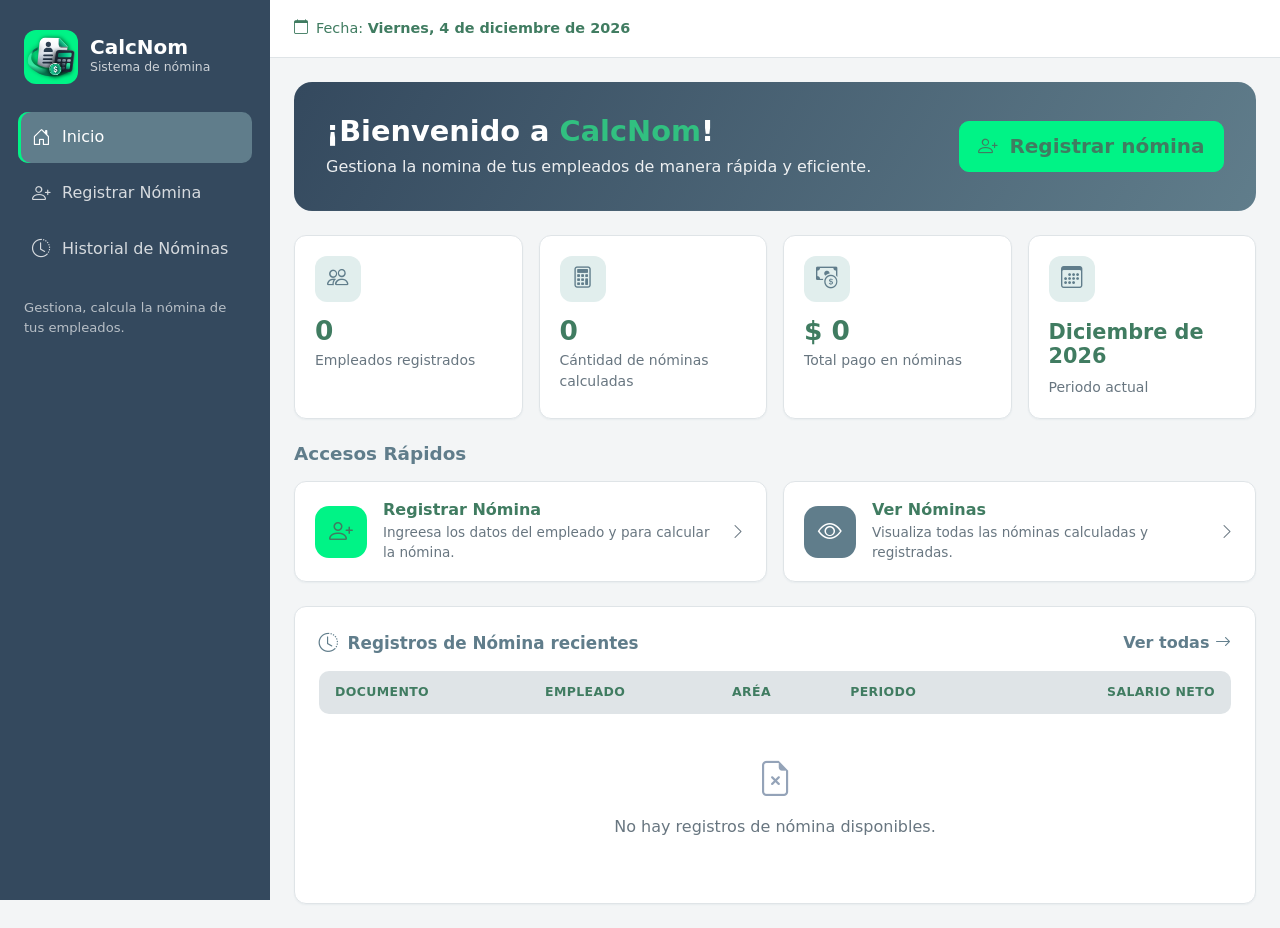
<file: index.html>
<!DOCTYPE html>
<html lang="es">
<head>
    <meta charset="UTF-8">
    <meta name="viewport" content="width=device-width, initial-scale=1.0">
    <title>CalcNom | Home</title>
    <link rel="icon" href="assets/imagenes/identidad/icon.svg">
    <link rel="stylesheet" href="https://cdn.jsdelivr.net/npm/bootstrap@5.3.3/dist/css/bootstrap.min.css">
    <link rel="stylesheet" href="https://cdn.jsdelivr.net/npm/bootstrap-icons@1.13.2/font/bootstrap-icons.css">
    <link rel="stylesheet" href="css/style.css">
    
</head>
<body>
    <div class="app d-lg-flex">

        <!-- MENU LATERAL -->
        <div class="sidebar-col">
            <aside class="sidebar offcanvas-lg offcanvas-start" tabindex="-1" id="menuLateral" aria-label="Menú de navegación">
                <div class="offcanvas-header d-lg-none">
                    <button type="button" class="btn-close btn-close-white ms-auto" data-bs-dismiss="offcanvas" data-bs-target="#menuLateral" aria-label="Cerrar menú"></button>
                </div>
                <div class="offcanvas-body">
                    <div class="sidebar-inner">
                        <a class="brand" href="index.html">
                            <span class="brand-mark">
                                <img src="assets/imagenes/identidad/icon.svg" alt="Logo CalcNom">
                            </span>
                            <span>
                                <span class="brand-name">CalcNom</span>
                                <span class="brand-sub">Sistema de nómina</span>
                            </span>
                        </a>

                        <nav aria-label="Principal">
                            <ul class="nav flex-column gap-1">
                                <li class="nav-item">
                                    <a href="index.html" class="nav-link active"><i class="bi bi-house-door"></i> Inicio</a>
                                </li>
                                <li class="nav-item">
                                    <a href="pages/registroNomina.html" class="nav-link"><i class="bi bi-person-plus"></i> Registrar Nómina</a>
                                </li>
                                <li class="nav-item">
                                    <a href="pages/historialNomina.html" class="nav-link"><i class="bi bi-clock-history"></i> Historial de Nóminas</a>
                                </li>
                            </ul>
                        </nav>

                        <p class="sidebar-slogan">Gestiona, calcula la nómina de tus empleados.</p>
                    </div>
                </div>
            </aside>
        </div>

        <!-- CONTENIDO -->
        <div class="content-col flex-grow-1">
            <header class="topbar d-flex align-items-center justify-content-between px-3 px-lg-4">
                <button class="btn btn-outline-primary btn-icon d-lg-none" type="button" data-bs-toggle="offcanvas" data-bs-target="#menuLateral" aria-controls="menuLateral" aria-label="Abrir menú">
                    <i class="bi bi-list fs-4"></i>
                </button>
                <div class="d-flex align-items-center gap-2">
                    <i class="bi bi-calendar"></i>
                    <span>
                        <span class="d-none d-sm-inline">Fecha: </span>
                        <span class="fecha-actual" id="fecha-actual"></span>
                    </span>
                </div>
            </header>
            <main class="container-xl px-3 px-lg-4 py-4">
                <section class="hero mb-4">
                    <div class="d-flex flex-column flex-md-row align-items-md-center justify-content-between gap-3">
                        <div>
                            <h1>¡Bienvenido a <span class = "nameSoftware">CalcNom</span>!</h1>
                            <p>Gestiona la nomina de tus empleados de manera rápida y eficiente.</p>
                        </div>
                        <a href="pages/registroNomina.html" class="btn btn-accent btn-lg flex-shrink-0">
                            <i class="bi bi-person-plus me-1"></i> Registrar nómina
                        </a>
                    </div>
                </section>

                <section class="mb-4" aria-label="Indicadores">
                    <div class="row g-3">
                        <div class="col-6 col-xl-3">
                            <div class = "card card-data">
                                <div class="stat-icon">
                                    <i class="bi bi-people"></i>
                                </div>
                                <p class="stat-value count-registros">0</p>
                                <p class="stat-label">Empleados registrados</p>
                            </div>
                        </div>
                        <div class="col-6 col-xl-3">
                            <div class = "card card-data">
                                <div class="stat-icon">
                                    <i class="bi bi-calculator"></i>
                                </div>
                                <p class="stat-value count-n-nominas">0</p>
                                <p class="stat-label">Cántidad de nóminas calculadas</p>
                            </div>
                        </div>
                        <div class="col-6 col-xl-3">
                            <div class = "card card-data">
                                <div class="stat-icon">
                                    <i class="bi bi-cash-coin"></i>
                                </div>
                                <p class="stat-value">$ <span class="count-total-nominas">0</span></p>
                                <p class="stat-label">Total pago en nóminas</p>
                            </div>
                        </div>
                        <div class="col-6 col-xl-3">
                            <div class = "card card-data">
                                <div class="stat-icon">
                                    <i class="bi bi-calendar3"></i>
                                </div>
                                <p class="stat-value count-mes"></p>
                                <p class="stat-label">Periodo actual</p>
                            </div>
                        </div>
                    </div>
                </section>

                <section class="mb-4">
                    <h2 class="section-title">Accesos Rápidos</h2>
                    <div class="row g-3">
                        <div class="col-md-6">
                            <a href="pages/registroNomina.html" class="card quick">
                                <span class="quick-icon coral">
                                    <i class="bi bi-person-plus"></i>
                                </span>
                                <div>
                                    <h3>Registrar Nómina</h3>
                                    <p>Ingreesa los datos del empleado y para calcular la nómina.</p>
                                </div>
                                <i class="bi bi-chevron-right"></i>
                            </a>
                        </div>
                        <div class="col-md-6">
                            <a href="pages/historialNomina.html" class="card quick">
                                <span class="quick-icon teal">
                                    <i class="bi bi-eye"></i>
                                </span>
                                <div>
                                    <h3>Ver Nóminas</h3>
                                    <p>Visualiza todas las nóminas calculadas y registradas.</p>
                                </div>
                                <i class="bi bi-chevron-right"></i>
                            </a>
                        </div>
                    </div>
                </section>

                <section class="card">
                    <div class="card-body p-4">
                        <div class="d-flex align-items-center justify-content-between mb-3">
                            <h2 class="card-heading mb-0"><i class="bi bi-clock-history"></i> Registros de Nómina recientes</h2>
                            <a href="pages/historialNomina.html" class="fw-semibold text-decoration-none">Ver todas <i class="bi bi-arrow-right"></i></a>
                        </div>

                        <div class="table-responsive">
                            <table class="table">
                                <thead>
                                    <tr>
                                        <th>Documento</th>
                                        <th>Empleado</th>
                                        <th>Aréa</th>
                                        <th>Periodo</th>
                                        <th class="text-end">Salario Neto</th>
                                    </tr>
                                </thead>
                                <tbody class="tabla-recientes"></tbody>
                            </table>
                        </div>
                        <div class="empty">
                            <i class="bi bi-file-earmark-x"></i>
                                <p>No hay registros de nómina disponibles.</p>
                        </div>
                    </div>
                </section>
            </main>
        </div>
    </div>
    <script src="https://cdn.jsdelivr.net/npm/bootstrap@5.3.3/dist/js/bootstrap.bundle.min.js"></script>
    <script src="js/historialNomina.js"></script>
    <script src="index.js"></script>
</body>
</html>
</file>
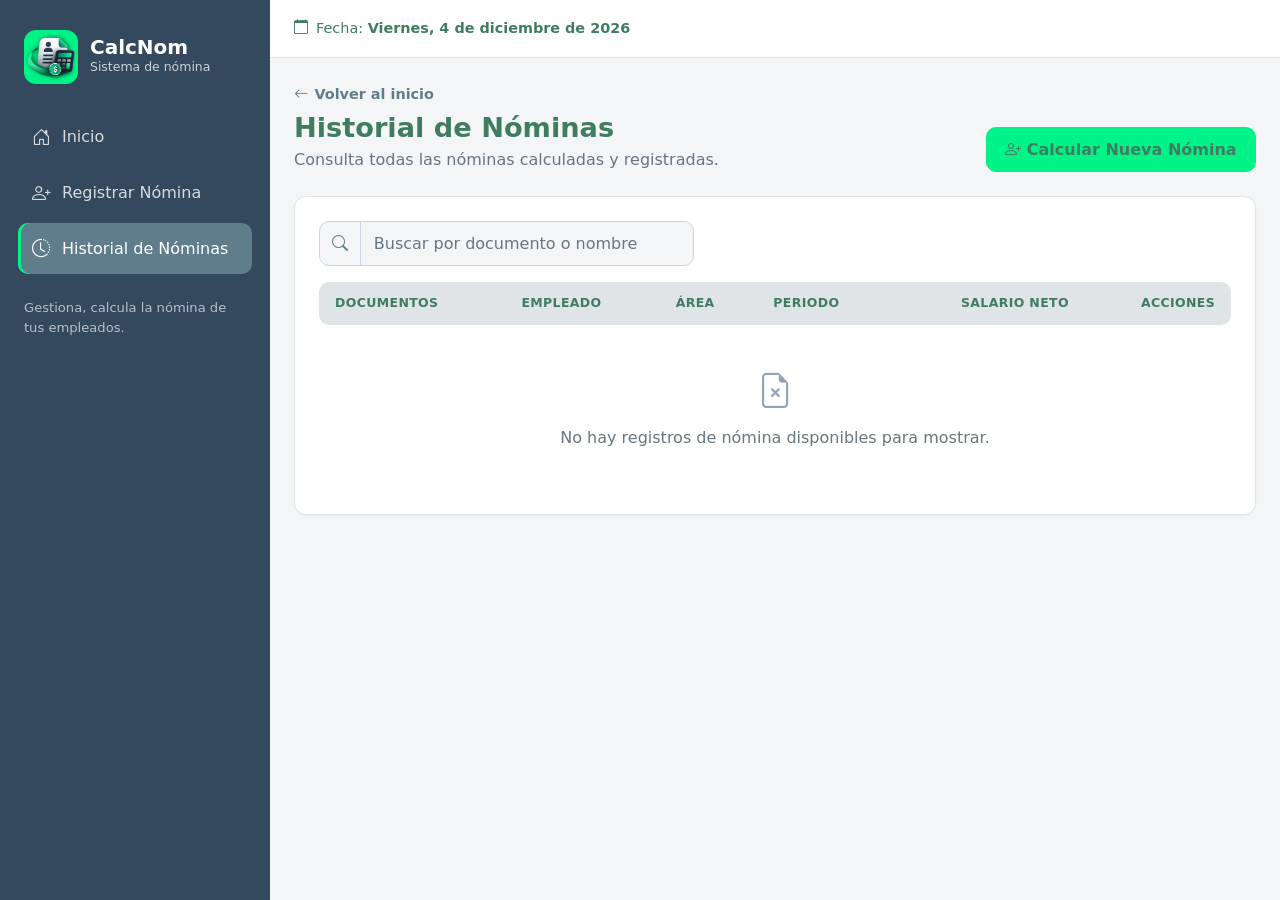
<file: pages/historialNomina.html>
<!DOCTYPE html>
<html lang="es">
<head>
    <meta charset="UTF-8">
    <meta name="viewport" content="width=device-width, initial-scale=1.0">
    <title>CalcNom | Historial de Nóminas</title>
    <link rel="icon" href="../assets/imagenes/identidad/icon.svg">
    <link rel="icon" href="assets/imagenes/identidad/icon.svg">
    <link rel="stylesheet" href="https://cdn.jsdelivr.net/npm/bootstrap@5.3.3/dist/css/bootstrap.min.css">
    <link rel="stylesheet" href="https://cdn.jsdelivr.net/npm/bootstrap-icons@1.13.2/font/bootstrap-icons.css">
    <link rel="stylesheet" href="../css/style.css">
</head>
<body>
    <div class="app d-lg-flex">

        <!-- MENU LATERAL -->
        <div class="sidebar-col">
            <aside class="sidebar offcanvas-lg offcanvas-start" tabindex="-1" id="menuLateral" aria-label="Menú de navegación">
                <div class="offcanvas-header d-lg-none">
                    <button type="button" class="btn-close btn-close-white ms-auto" data-bs-dismiss="offcanvas" data-bs-target="#menuLateral" aria-label="Cerrar menú"></button>
                </div>
                <div class="offcanvas-body">
                    <div class="sidebar-inner">
                        <a class="brand" href="../index.html">
                            <span class="brand-mark">
                                <img src="../assets/imagenes/identidad/icon.svg" alt="Logo CalcNom">
                            </span>
                            <span>
                                <span class="brand-name">CalcNom</span>
                                <span class="brand-sub">Sistema de nómina</span>
                            </span>
                        </a>

                        <nav aria-label="Principal">
                            <ul class="nav flex-column gap-1">
                                <li class="nav-item">
                                    <a href="../index.html" class="nav-link"><i class="bi bi-house-door"></i> Inicio</a>
                                </li>
                                <li class="nav-item">
                                    <a href="registroNomina.html" class="nav-link"><i class="bi bi-person-plus"></i> Registrar Nómina</a>
                                </li>
                                <li class="nav-item">
                                    <a href="historialNomina.html" class="nav-link active"><i class="bi bi-clock-history"></i> Historial de Nóminas</a>
                                </li>
                            </ul>
                        </nav>

                        <p class="sidebar-slogan">Gestiona, calcula la nómina de tus empleados.</p>
                    </div>
                </div>
            </aside>
        </div>

        <!-- CONTENIDO -->
        <div class="content-col flex-grow-1">
            <header class="topbar d-flex align-items-center justify-content-between px-3 px-lg-4">
                <button class="btn btn-outline-primary btn-icon d-lg-none" type="button" data-bs-toggle="offcanvas" data-bs-target="#menuLateral" aria-controls="menuLateral" aria-label="Abrir menú">
                    <i class="bi bi-list fs-4"></i>
                </button>
                <div class="d-flex align-items-center gap-2">
                    <i class="bi bi-calendar"></i>
                    <span>
                        <span class="d-none d-sm-inline">Fecha: </span>
                        <span class="fecha-actual" id="fecha-actual"></span>
                    </span>
                </div>
            </header>
            <main class="container-xl px-3 px-lg-4 py-4">
                <div class="mb-4">
                    <a href="../index.html" class="back-link">
                        <i class="bi bi-arrow-left"></i> Volver al inicio
                    </a>
                    <div class="d-flex flex-column flex-sm-row align-items-sm-end justify-content-between gap-3">
                        <div>
                            <h1 class="page-title">Historial de Nóminas</h1>
                            <p class="text-body-secondary mb-0">Consulta todas las nóminas calculadas y registradas.</p>
                        </div>
                        <a href="registroNomina.html" class="btn btn-accent"><i class="bi bi-person-plus"></i> Calcular Nueva Nómina</a>
                    </div>
                </div>

                <section class="card">
                    <div class="card-body p-4">
                        <div class="row g-2 mb-3">
                            <div class="col-md-6 col-lg-5">
                                <div class="input-group">
                                    <span class="input-group-text"><i class="bi bi-search"></i></span>
                                    <input type="search" class="form-control" id="buscar-nomina" placeholder="Buscar por documento o nombre" aria-label="Buscar nómina por normbre o documento">
                                </div>
                            </div>
                        </div>

                        <div class="table-responsive">
                            <table class="table table-hover">
                                <thead>
                                    <tr>
                                        <th>Documentos</th>
                                        <th>Empleado</th>
                                        <th>Área</th>
                                        <th>Periodo</th>
                                        <th class="text-end">Salario neto</th>
                                        <th class="text-end">Acciones</th>
                                    </tr>
                                </thead>
                                <tbody id="tabla-historial"></tbody>
                            </table>
                        </div>
                        <div class="empty d-none" id="mensaje-vacio">
                            <i class="bi bi-file-earmark-x"></i>
                            <p>No hay registros de nómina disponibles.</p>
                        </div>
                    </div>
                </section>
            </main>
        </div>
    </div>

    <script src="https://cdn.jsdelivr.net/npm/bootstrap@5.3.3/dist/js/bootstrap.bundle.min.js"></script>
    <script src="../js/historialNomina.js"></script>
    <script src="../js/historialPagina.js"></script>
    <script src="../index.js"></script>
</body>
</html>
</file>
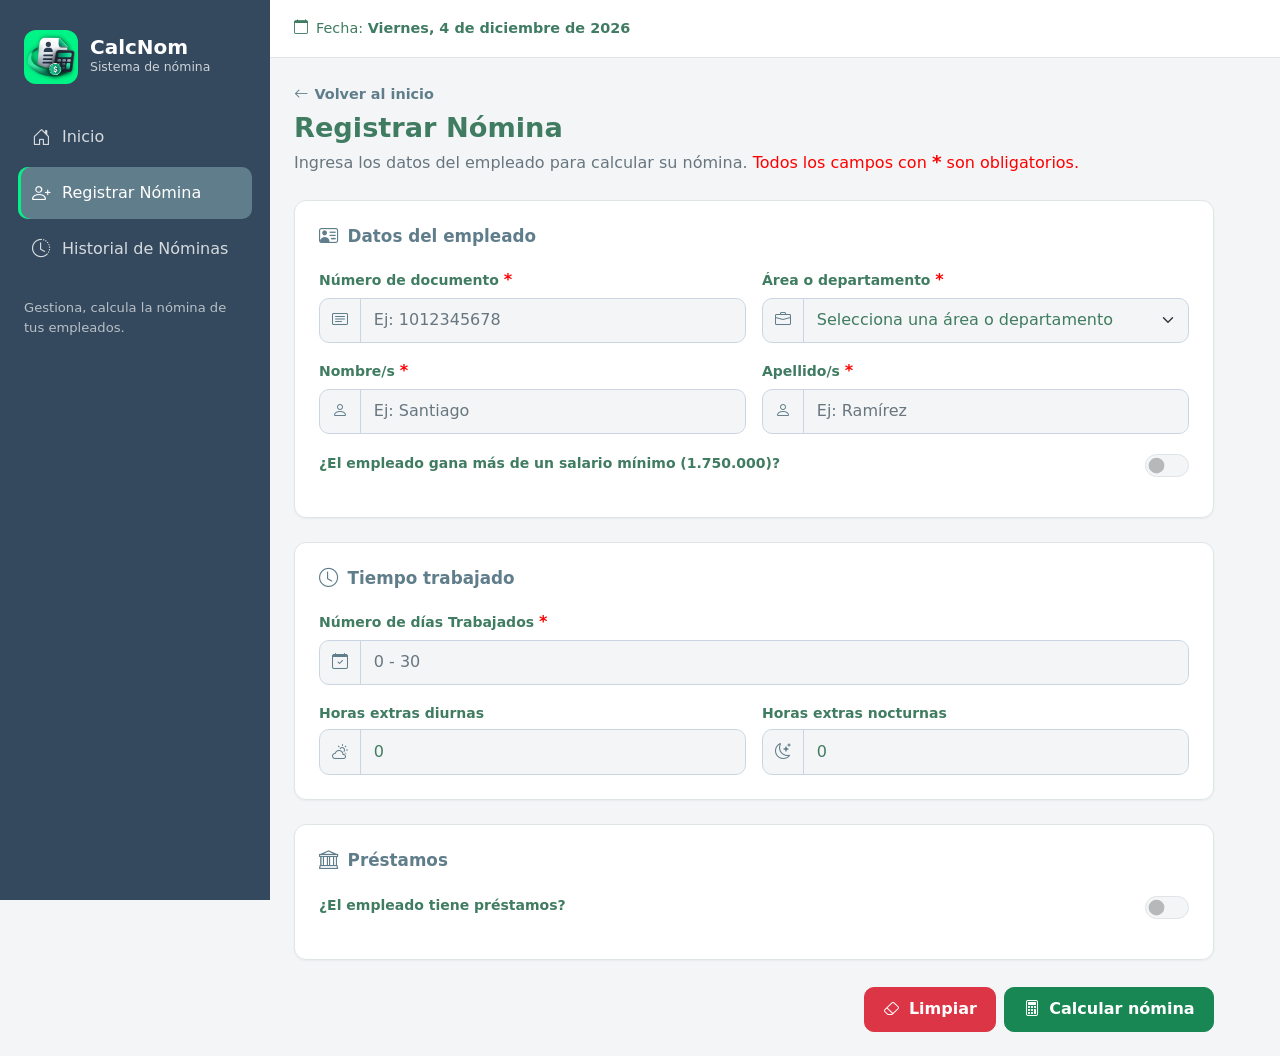
<file: pages/registroNomina.html>
<!DOCTYPE html>
<html lang="es">
<head>
    <meta charset="UTF-8">
    <meta name="viewport" content="width=device-width, initial-scale=1.0">
    <title>CalcNom | Registrar Nómina</title>
    <link rel="icon" href="../assets/imagenes/identidad/icon.svg">
    <link rel="stylesheet" href="https://cdn.jsdelivr.net/npm/bootstrap@5.3.3/dist/css/bootstrap.min.css">
    <link rel="stylesheet" href="https://cdn.jsdelivr.net/npm/bootstrap-icons@1.13.2/font/bootstrap-icons.css">
    <link rel="stylesheet" href="../css/style.css">
</head>
<body>
    <div class="app d-lg-flex">

        <!-- MENU LATERAL -->
        <div class="sidebar-col">
            <aside class="sidebar offcanvas-lg offcanvas-start" tabindex="-1" id="menuLateral" aria-label="Menú de navegación">
                <div class="offcanvas-header d-lg-none">
                    <button type="button" class="btn-close btn-close-white ms-auto" data-bs-dismiss="offcanvas" data-bs-target="#menuLateral" aria-label="Cerrar menú"></button>
                </div>
                <div class="offcanvas-body">
                    <div class="sidebar-inner">
                        <a class="brand" href="../index.html">
                            <span class="brand-mark">
                                <img src="../assets/imagenes/identidad/icon.svg" alt="Logo CalcNom">
                            </span>
                            <span>
                                <span class="brand-name">CalcNom</span>
                                <span class="brand-sub">Sistema de nómina</span>
                            </span>
                        </a>

                        <nav aria-label="Principal">
                            <ul class="nav flex-column gap-1">
                                <li class="nav-item">
                                    <a href="../index.html" class="nav-link"><i class="bi bi-house-door"></i> Inicio</a>
                                </li>
                                <li class="nav-item">
                                    <a href="registroNomina.html" class="nav-link active"><i class="bi bi-person-plus"></i> Registrar Nómina</a>
                                </li>
                                <li class="nav-item">
                                    <a href="historialNomina.html" class="nav-link"><i class="bi bi-clock-history"></i> Historial de Nóminas</a>
                                </li>
                            </ul>
                        </nav>

                        <p class="sidebar-slogan">Gestiona, calcula la nómina de tus empleados.</p>
                    </div>
                </div>
            </aside>
        </div>

        <!-- CONTENIDO -->
        <div class="content-col flex-grow-1">
            <header class="topbar d-flex align-items-center justify-content-between px-3 px-lg-4">
                <button class="btn btn-outline-primary btn-icon d-lg-none" type="button" data-bs-toggle="offcanvas" data-bs-target="#menuLateral" aria-controls="menuLateral" aria-label="Abrir menú">
                    <i class="bi bi-list fs-4"></i>
                </button>
                <div class="d-flex align-items-center gap-2">
                    <i class="bi bi-calendar"></i>
                    <span>
                        <span class="d-none d-sm-inline">Fecha: </span>
                        <span class="fecha-actual" id="fecha-actual"></span>
                    </span>
                </div>
            </header>
            <main class="container-xl px-3 px-lg-4 py-4">
                <div class="mb-4">
                    <a href="../index.html" class="back-link"><i class="bi bi-arrow-left"></i> Volver al inicio</a>
                    <h1 class="page-title">Registrar Nómina</h1>
                    <div class="d-block">
                        <p class="text-body-secondary mb-0 d-inline">Ingresa los datos del empleado para calcular su nómina.</p>
                        <p class="indicador-obligatorio d-inline">Todos los campos con <span class="indicador-obligatorio">*</span> son obligatorios.</p>
                    </div>
                </div>

                <form id="form-nomina" style="max-width: 920px;">

                    <!-- DATOS GENERALES DEL EMPLEADO -->
                    <section class="card mb-4">
                        <div class="card-body p-4">
                            <h2 class="card-heading"><i class="bi bi-person-vcard"></i> Datos del empleado</h2>
                            <div class="row g-3">
                                <div class="col-md-6 campo">
                                    <label for="documento" class="form-label">Número de documento <span class="indicador-obligatorio">*</span></label>
                                    <div class="input-group">
                                        <label class="input-group-text" for="documento"><i class="bi bi-card-text"></i></label>
                                        <input type="text" class="form-control" name="documento" id="documento" placeholder="Ej: 1012345678" inputmode="numeric" required>
                                    </div>
                                </div>
                                <div class="col-md-6 campo">
                                    <label for="area" class="form-label">Área o departamento <span class="indicador-obligatorio">*</span></label>
                                    <div class="input-group">
                                        <label class="input-group-text" for="area"><i class="bi bi-briefcase"></i></label>
                                        <select class="form-select" name="area" id="area" required>
                                            <option value="" disabled selected>Selecciona una área o departamento</option>
                                            <optgroup label="Área de Producto y Tecnología" class="form-label">
                                                <option class="" value="Desarrollo de Software / Ingeniería">Desarrollo de Software / Ingeniería</option>
                                                <option value="Control de calidad (QA / Testing)">Control de calidad (QA / Testing) </option>
                                                <option value="Gestión de Producto (Product Management)">Gestión de Producto (Product Management)</option>
                                                <option value="Soporte Técnico / Operaciones (DevOps)">Soporte Técnico / Operaciones (DevOps)</option>
                                            </optgroup>
                                            <optgroup label="Área Comercial y de Crecimiento" class="form-label">
                                                <option class="" value="Ventas / Comercial">Ventas / Comercial</option>
                                                <option value="Preventa e Ingeniería de Soluciones">Preventa e Ingeniería de Soluciones</option>
                                                <option value="Marketing y Crecimiento (Growth)">Marketing y Crecimiento (Growth)</option>
                                                <option value="Éxito del Cliente (Customer Success)">Éxito del Cliente (Customer Success)</option>
                                            </optgroup>
                                            <optgroup label="Área Corporativa y de Soporte" class="form-label">
                                                <option class="" value="Recursos Humanos (Talento)">Recursos Humanos (Talento)</option>
                                                <option value="Finanzas y Contabilidad">Finanzas y Contabilidad</option>
                                                <option value="Legal / Cumplimiento">Legal / Cumplimiento</option>
                                            </optgroup>
                                        </select>
                                    </div>
                                </div>
                                <div class="col-md-6 campo">
                                    <label for="nombre" class="form-label">Nombre/s <span class="indicador-obligatorio">*</span></label>
                                    <div class="input-group">
                                        <label class="input-group-text" for="nombre"><i class="bi bi-person"></i></label>
                                        <input type="text" class="form-control" name="nombre" id="nombre" placeholder="Ej: Santiago" required>
                                    </div>
                                </div>
                                <div class="col-md-6 campo">
                                    <label for="apellido" class="form-label">Apellido/s <span class="indicador-obligatorio">*</span></label>
                                    <div class="input-group">
                                        <label class="input-group-text" for="apellido"><i class="bi bi-person"></i></label>
                                        <input type="text" class="form-control" name="apellido" id="apellido" placeholder="Ej: Ramírez" required>
                                    </div>
                                </div>
                                <div class="d-flex align-items-center justify-content-between mb-3 col-md-12">
                                    <label for="mas-un-salario" class="form-label mb-0">¿El empleado gana más de un salario mínimo (1.750.000)?</label>
                                    <div class="form-check form-switch m-0">
                                        <input type="checkbox" class="form-check-input" role="switch" id="mas-un-salario" name="masUnSalario" value="si">
                                    </div>
                                </div>
                                <div class="col-md-12 campo d-none" id="contenedor-salarioBase">
                                    <label for="salarioBasico" class="form-label">Salario básico mensual (COP) <span class="indicador-obligatorio">*</span></label>
                                    <div class="input-group">
                                        <label class="input-group-text" for="salarioBasico"><i class="bi bi-currency-dollar"></i></label>
                                        <input type="text" class="form-control" name="salarioBasico" id="salarioBasico" inputmode="decimal" autocomplete="off" data-money data-min="1750000" placeholder="Ej: 1.750.905" required>
                                    </div>
                                    <div class="form-text">Salario base que recibe el empleado mensualmente.</div>
                                </div>
                            </div>
                        </div>
                    </section>

                    <!-- DATOS DE TIEMPO TRABAJADO POR EL EMPLEADO -->
                    <section class="card mb-4">
                        <div class="card-body p-4">
                            <h2 class="card-heading">
                                <i class="bi bi-clock"></i> Tiempo trabajado
                            </h2>
                            <div class="row g-3">
                                <div class="col-12 campo">
                                    <label for="dias" class="form-label">Número de días Trabajados <span class="indicador-obligatorio">*</span></label>
                                    <div class="input-group">
                                        <label class="input-group-text" for="dias"><i class="bi bi-calendar-check"></i></label>
                                        <input type="number" class="form-control" name="dias" id="dias" inputmode="numeric" min="0" max="30" placeholder="0 - 30" required>
                                    </div>
                                </div>
                                <div class="col-md-6 campo">
                                    <label for="hed" class="form-label">Horas extras diurnas</label>
                                    <div class="input-group">
                                        <label class="input-group-text" for="hed"><i class="bi bi-cloud-sun"></i></label>
                                        <input type="number" class="form-control" name="hed" id="hed" inputmode="numeric" min="0" step="0.5" placeholder="0" value="0">
                                    </div>
                                </div>
                                <div class="col-md-6 campo">
                                    <label for="hen" class="form-label">Horas extras nocturnas</label>
                                    <div class="input-group">
                                        <label class="input-group-text" for="hen"><i class="bi bi-moon-stars"></i></label>
                                        <input type="number" class="form-control" name="hen" id="hen" inputmode="numeric" min="0" step="0.5" placeholder="0" value="0">
                                    </div>
                                </div>
                            </div>
                        </div>
                    </section>

                    <!-- DATOS INGRESOS ADICIONALES DEL EMPLEADO -->
                    <section class="card mb-4 d-none" id="seccion-comision">
                        <div class="card-body p-4">
                            <h2 class="card-heading"><i class="bi bi-graph-up-arrow"></i> Ingresos adicionales</h2>
                            <div class="row g-3">
                                <div class="col-12 campo">
                                    <label for="comision" class="form-label">Comisión por ventas</label>
                                    <div class="input-group">
                                        <label class="input-group-text" for="comision">
                                            <i class="bi bi-currency-dollar"></i>
                                        </label>
                                        <input type="text" class="form-control" id="comision" name="comision" inputmode="decimal" autocomplete="off" data-money placeholder="0">
                                    </div>
                                </div>
                            </div>
                        </div>
                    </section>

                    <!-- DATOS PRÉSTAMOS DEL EMPLEADO -->
                    <section class="card mb-4">
                        <div class="card-body p-4">
                            <h2 class="card-heading">
                                <i class="bi bi-bank"></i> Préstamos
                            </h2>
                            <div class="d-flex align-items-center justify-content-between mb-3">
                                <label for="tiene-prestamo" class="form-label mb-0">¿El empleado tiene préstamos?</label>
                                <div class="form-check form-switch m-0">
                                    <input class="form-check-input" type="checkbox" role="switch" id="tiene-prestamo" name="tienePrestamo" value="si">
                                </div>
                            </div>
                            <div class="row g-3" id="prestamos-container" style="display: none;">
                                <div class="col-md-6 campo">
                                    <label for="montoPrestamo" class="form-label">Monto del préstamo <span class="indicador-obligatorio">*</span></label>
                                    <div class="input-group">
                                        <label class="input-group-text" for="montoPrestamo">
                                            <i class="bi bi-currency-dollar"></i>
                                        </label>
                                        <input type="text" class="form-control" id="montoPrestamo" name="montoPrestamo" inputmode="decimal" autocomplete="off" data-money data-min="1" placeholder="0">
                                    </div>
                                </div>
                                <div class="col-md-6 campo">
                                    <label for="cuotas" class="form-label">Número de cuotas <span class="indicador-obligatorio">*</span></label>
                                    <div class="input-group">
                                        <label class="input-group-text" for="cuotas">
                                            <i class="bi bi-123"></i>
                                        </label>
                                        <input type="number" class="form-control" id="cuotas" name="cuotas" placeholder="Ej: 6" min="1" data-min="1">
                                    </div>
                                </div>
                            </div>
                        </div>
                    </section>


                    <div class="d-flex justify-content-end gap-2 acciones">
                        <button type="reset" class="btn btn-danger"><i class="bi bi-eraser me-1"></i> Limpiar</button>
                        <button type="submit" class="btn btn-success"><i class="bi bi-calculator me-1"></i> Calcular nómina</button>
                    </div>
                </form>

                <!-- RESULTADO DEL CÁLCULO DE NÓMINA -->
                <section id="resultado-nomina" class="d-none mt-4">
                    <div class="card mb-4">
                        <div class="card-body p-4">

                            <div class="d-flex justify-content-between align-items-center mb-4">
                                <h2 class="card-heading mb-0"> 
                                    <i class="bi bi-receipt"></i>
                                    Resultado de nómina
                                </h2>

                                <span class="badge text-bg-success">
                                    Calculada
                                </span>
                            </div>

                            <!-- INFORMACIÓN DEL EMPLEADO -->
                            <div id="datos-empleado-resultado"></div>

                            <hr>

                            <!-- DEVENGADOS -->
                            <div id="devengados-resultado"></div>

                            <hr>

                            <!-- DEDUCCIONES -->
                            <div id="deducciones-resultado"></div>

                            <hr>

                            <!-- TOTAL NETO -->
                            <div id="total-resultado"></div>

                            <div class="acciones d-flex justify-content-end">
                                <button type="button" class="btn btn-success" id="btn-guardar-nomina" disabled>
                                    <i class="bi bi-save me-1"></i> Guardar
                                </button>
                            </div>
                        </div>

                    </div>
                </section>
            </main>
        </div>
    </div>

    <script src="https://cdn.jsdelivr.net/npm/bootstrap@5.3.3/dist/js/bootstrap.bundle.min.js"></script>
    <script src="../js/historialNomina.js"></script>
    <script src="../js/nomina.js"></script>
    <script src="../index.js"></script>
</body>
</html>
</file>
<file: css/style.css>
/* CONFIGURACIÓN DE VARIABLES PARA COLORES Y PROPIEDADES REUTILIZABLES */

:root{
    --cn-petroleo: #34495E;
    --cn-teal: #607D8B;
    --cn-teal-oscuro: #4B6574;

    --cn-coral: #00f386;
    --cn-coral-oscuro: #0b854e;

    --cn-fondo: #F3F5F6;
    --cn-superficie: #FFFFFF;

    --cn-texto: #407c61;
    --cn-texto-suave: #687680;

    --cn-borde: #DFE4E7;

    --cn-exito: #527A68;

    --cn-error: #C45D5D;

    --cn-radio: 12px;

    /* Variables editables del Bootstrap */
    --bs-body-bg: var(--cn-fondo);
    --bs-body-color: var(--cn-texto);
    --bs-secondary-color: var(--cn-texto-suave);
    --bs-body-font-family: "Segoe UI", system-ui, -apple-system, "Helvetica Neue", Arial, sans-serif;
    --bs-border-color: var(--cn-borde);
    --bs-primary: var(--cn-teal);
    --bs-primary-rgb: 96, 125, 139;
    --bs-link-color: var(--cn-teal);
    --bs-link-color-rgb: 96, 125, 139;
    --bs-link-hover-color: var(--cn-teal-oscuro);
    --bs-danger: var(--cn-error);
    --bs-danger-rgb: 196, 93, 93;
    --bs-success: var(--cn-exito);
    --bs-success-rgb: 82, 122, 104;
}

body{
    background: var(--cn-fondo);
    color: var(--cn-texto);
}

/* ----- BOTONES ------ */
.btn{
    font-weight: 600;
    border-radius: 10px;
    padding: .6rem 1.15rem;
}


.btn-primary{
    --bs-btn-bg: var(--cn-teal);
    --bs-btn-border-color: var(--cn-teal);
    --bs-btn-hover-bg: var(--cn-teal-oscuro);
    --bs-btn-hover-border-color: var(--cn-teal-oscuro);
    --bs-btn-active-bg: var(--cn-teal-oscuro);
    --bs-btn-active-border-color: var(--cn-teal-oscuro);
    --bs-btn-disabled-bg: var(--cn-teal);
    --bs-btn-disabled-border-color: var(--cn-teal);
    --bs-btn-focus-shadow-rgb: 15, 118, 110;
}

.btn-outline-primary{
    --bs-btn-color: var(--cn-teal);
    --bs-btn-border-color: var(--cn-teal);
    --bs-btn-hover-bg: var(--cn-teal);
    --bs-btn-hover-border-color: var(--cn-teal);
    --bs-btn-active-bg: var(--cn-teal);
    --bs-btn-active-border-color: var(--cn-teal);
    --bs-btn-focus-shadow-rgb: 15, 118, 110;
}

/* BOTON CORAL */
.btn-accent{
    --bs-btn-color: var(--cn-texto);
    --bs-btn-bg: var(--cn-coral);
    --bs-btn-border-color: var(--cn-coral);
    --bs-btn-hover-color: #f3f4f5;
    --bs-btn-hover-bg: var(--cn-coral-oscuro);
    --bs-btn-hover-border-color: var(--cn-coral-oscuro);
    --bs-btn-active-bg: var(--cn-borde);
    --bs-btn-active-border-color: #CBD5E1;
    --bs-btn-active-color: var(--cn-texto);
}

.btn-outline-secondary{
    --bs-btn-color: var(--cn-texto-suave);
    --bs-btn-border-color: #CBD5E1;
    --bs-btn-hover-bg: var(--cn-borde);
    --bs-btn-hover-border-color: #CBD5E1;
    --bs-btn-hover-color: var(--cn-texto);
    --bs-btn-active-bg: var(--cn-borde);
    --bs-btn-active-border-color: #CBD5E1;
    --bs-btn-active-color: var(--cn-texto);
}


/* MENU LATERAL */
.sidebar-col{
    background: var(--cn-petroleo);
}

.sidebar{
    --bs-offcanvas-width: 280px;
    --bs-offcanvas-bg: var(--cn-petroleo);
    --bs-offcanvas-color: #fff;
}

.sidebar .offcanvas-body{
    padding: 0 1.1rem 1.5rem;
}

.sidebar-inner{
    display: flex;
    flex-direction: column;
    gap: 1.5rem;
    width: 100%;
    min-height: 100%;
}

@media (min-width: 992px) {
    .sidebar-col{
        width: 270px;
        flex: 0 0 270px;
        position: sticky;
        top: 0;
        height: 100vh;
        display: flex;
        flex-direction: column;
    }

    .sidebar .offcanvas-body{
        flex-grow: 1;
        padding: 1.6rem 1.1rem;
    }    
}

.brand{
    display: flex;
    align-items: center;
    gap: .75rem;
    color: #fff;
    text-decoration: none;
    padding: .25rem .4rem;
}

.brand:hover{
    color: #fff;
}

.brand-mark{
    width: 54px;
    height: 54px;
    border-radius: 12px;
    display: grid;
    place-items: center;
    background: var(--cn-coral);
    color: var(--cn-texto);
    font-size: 1.3rem;
}

.brand-mark img{
    width: 52px;
    height: auto;
}

.brand-name{
    display: block;
    font-size: 1.25rem;
    font-weight: 700;
    line-height: 1.1;
}

.brand-sub{
    display: block;
    font-size: 0.78rem;
    opacity: 0.75;
}

.sidebar .nav-link{
    display: flex;
    align-items: center;
    gap: 0.75rem;
    color: rgba(255, 255, 255, 0.8);
    padding: 0.75rem 0.9rem;
    border-radius: 10px;
    font-weight: 500;
}

.sidebar .nav-link i{
    font-size: 1.15rem;
}
.sidebar .nav-link:hover{
    background: rgba(255, 255, 255, 0.09);
    color: #fff;
}

.sidebar .nav-link.active{
    background: var(--cn-teal);
    color: #fff;
    box-shadow: inset 3px 0 0 var(--cn-coral);
}

.sidebar-slogan{
    margin: auto 0 0;
    font-size: 0.82rem;
    color: rgba(255, 255, 255, 0.65);
    padding:  0 0.4rem;
}

.content-col{
    min-width: 0;
}

.topbar{
    background: var(--cn-superficie);
    border-bottom: 1px solid var(--cn-borde);
    min-height: 58px;
    color: var(--cn-texto);
    font-size: 0.9rem;
}

.fecha-actual, .count-mes{
    display: inline-block;
}

.fecha-actual::first-letter, .count-mes::first-letter{
    text-transform: uppercase;
}

.topbar .fecha-actual{
    color: var(--cn-texto);
    font-weight: 600;
}

.card{
    background: var(--cn-superficie);
    border: 1px solid var(--cn-borde);
    border-radius: var(--cn-radio);
    box-shadow: 0 1px 2px rgba(22, 78, 99, 0.05);
}

.card-heading{
    display: flex;
    align-items: center;
    gap: 0.6rem;
    font-size: 1.05rem;
    font-weight: 700;
    color: var(--cn-teal);
    margin-bottom: 1.25rem;
}

.card-heading i{
    font-size: 1.2rem;
}

.page-title{
    font-size: 1.7rem;
    font-weight: 700;
    margin: 0.35rem 0 0.25rem;
}

.back-link{
    display: inline-flex;
    align-items: center;
    gap: 0.4rem;
    text-decoration: none;
    font-weight: 600;
    font-size: 0.9rem;
}

.back-link:hover{
    color: #31c080;
    text-decoration: underline;
}


/* FORMULARIO */
.form-label{
    font-weight: 600;
    font-size: 0.875rem;
    margin-bottom: 0.35rem;
}

.indicador-obligatorio{
    font-weight: 500;
    color: red;
}

span.indicador-obligatorio{
    font-weight: bold;
    font-size: 1.15em;
}

.form-control, .form-select{
    border-radius: 10px;
    border-color: #CBD5E1;
    padding: 0.6rem 0.8rem;
}

.input-group > .form-control{
    border-radius:  0 10px 10px 0;
}

.input-group-text{
    background: var(--cn-fondo);
    border-color: #CBD5E1;
    color: var(--cn-teal);
    border-radius: 10px 0 0 10px;
    min-width: 2.75px;
    justify-content: center;
}

.input-group:has(input:focus), .input-group:has(select:focus){
    border-radius: 10px;
    box-shadow: 0 0 0 .25rem rgba(49, 192, 128, 0.25);
}

.input-group:has(input:focus) .input-group-text, .input-group:has(select:focus) .input-group-text, .form-control:focus, .form-select:focus{
    box-shadow: none;
    border-color: var(--cn-coral);
}


.form-check-input:checked{
    background-color: var(--cn-coral);
    border-color: var(--cn-teal);
}

.form-check-input:focus{
    border-color: var(--cn-teal);
    box-shadow: 0 0 0 .25rem rgba(49, 192, 128, 0.18);
}

.form-switch .form-check-input{
    width: 2.75em;
    height: 1.45em;
    cursor: pointer;
}

.form-text{
    font-size: .8rem;
}

optgroup[label]{
    font-weight: bold;
}

optgroup option{
    background-color: var(--cn-superficie);
    color: var(--cn-texto);
}

option:hover, option:focus{
    background-color: var(--cn-teal) !important;
}


/* ERROR */
.form-control.invalido{
    border-color: var(--cn-error);
}

.form-control.invalido:focus{
    box-shadow: 0 0 0 .25rem rgba(220, 38, 38, 0.15);
}

.campo .error{
    display: block;
    margin-top: .3rem;
    color: var(--cn-error);
    font-weight: 600;
}

.campo .error:empty{
    display: none;
}

.acciones{
    margin-top: 3vh;
}

/* INICIO */

.hero{
    background: linear-gradient(120deg, var(--cn-petroleo) 0%, var(--cn-teal))100%;
    color: #fff;
    border-radius: 18px;
    padding: 2rem;
}

.hero h1{
    font-size: 1.8rem;
    font-weight: 700;
    margin-bottom: 0.4rem;
}

.hero p{
    margin: 0;
    opacity: 0.9;
}

.nameSoftware{
    color: #31c080;
}

.card-data{
    height: 100%;
    padding: 1.25rem;
}

.stat-icon{
    width: 46px;
    height: 46px;
    border-radius: 12px;
    display: grid;
    place-items: center;
    font-size: 1.35rem;
    background: rgba(15, 118, 110, 0.12);
    color: var(--cn-teal);
    margin-bottom: 0.9rem;
}

.stat-value{
    font-size: 1.65rem;
    font-weight: 700;
    line-height: 1.15;
    margin: 0;
}

.stat-value.count-mes{
    display: block;
    font-size: 1.3rem;
    padding: 0.3rem 0;
}

.stat-label{
    margin: 0.2rem 0 0;
    color: var(--cn-texto-suave);
    font-size: 0.875rem;
}

.section-title{
    font-size: 1.15rem;
    font-weight: 700;
    color: var(--cn-teal);
    margin-bottom: 1rem;
}

.quick{
    display: flex;
    flex-direction: row;
    align-items: center;
    gap: 1rem;
    padding: 1.15rem 1.25rem;
    color: inherit;
    text-decoration: none;
    transition: border-color .15s, box-shadow .15s, transform .15s;
}

.quick:hover{
    color: inherit;
    border-color: var(--cn-teal);
    box-shadow: 0 6px 18px rgba(22, 78, 99, 0.1);
    transform: translateY(-1px);
}

.quick-icon{
    width: 52px;
    height: 52px;
    flex-shrink: 0;
    border-radius: 14px;
    display: grid;
    place-items: center;
    font-size: 1.5rem;
}

.quick-icon.teal{
    background: var(--cn-teal);
    color: #fff;
}

.quick-icon.coral{
    background: var(--cn-coral);
    color: var(--cn-texto);
}

.quick h3{
    font-size: 1rem;
    font-weight: 700;
    margin: 0 0 0.15rem;
}

.quick p{
    margin: 0;
    font-size: 0.85rem;
    color: var(--cn-texto-suave);
}

.quick .bi-chevron-right{
    margin-left: auto;
    color: var(--cn-texto-suave);
}

/* TABLAS */
.table{
    --bs-table-bg: transparent;
    margin-bottom: 0;
}

.table thead th{
    background: var(--cn-borde);
    color: var(--cn-texto);
    font-size: 0.78rem;
    font-weight: 700;
    text-transform: uppercase;
    letter-spacing: 0.03em;
    border-bottom: 0;
    padding: .75rem 1rem;
    white-space: nowrap;
}

.table thead th:first-child{
    border-radius: 10px 0 0 10px;
}

.table thead th:last-child{
    border-radius: 0 10px 10px 0;
}

.table td{
    padding: 0.85rem 1rem;
    vertical-align: middle;
}

.empty{
    text-align: center;
    padding: 2.5rem 1rem;
    color: var(--cn-texto-suave);
}

.empty i{
    display: block;
    font-size: 2.2rem;
    color: #94A3B8;
    margin-bottom: 0.5rem;
}

.empty p{
    margin: 0;
}

.btn-icon{
    padding: 0.35rem 0.55rem;
    line-height: 1;
}

.btn-danger-soft{
    color: var(--cn-error);
    border: 1px solid #FCA5A5;
    background: #FEF2F2;
}

.btn-danger-soft:hover{
    background: var(--cn-error);
    color: #fff;
    border-color: var(--cn-error);
}



/* RESULTADO DE NÓMINA */
#resultado-nomina{
    max-width: 920px;
}

.resultado-titulo{
    font-size: .8rem;
    font-weight: 700;
    text-transform: uppercase;
    letter-spacing: 0.05em;
    color: var(--cn-teal);
    margin-bottom: .75rem;
}

.concepto{
    display: flex;
    justify-content: space-between;
    align-items: flex-start;
    gap: 1rem;
    padding: 0.6rem 0;
    border-bottom: 1px dashed var(--cn-borde);
    margin-top: 30px;
}

.concepto small{
    font-size: 0.78rem;
}

.concepto-valor{
    font-weight: 600;
    white-space: nowrap;
    font-variant-numeric: tabular-nums;
}

.concepto-total{
    font-weight: 700;
    border-top: 2px solid var(--cn-borde);
    border-bottom: 0;
    margin-top: 0.35rem;
}

.concepto-total .concepto-valor{
    font-size: 1.05rem;
}

.neto-box{
    display: flex;
    justify-content: space-between;
    align-items: center;
    gap: 1rem;
    background: linear-gradient(120deg, var(--cn-petroleo), var(--cn-teal));
    color: #fff;
    border-radius: 12px;
    padding: 1.1rem 1.35rem;
}

.neto-box span{
    font-weight: 600;
}

.neto-box strong{
    font-size: 1.6rem;
    font-variant-numeric: tabular-nums;
}
</file>
